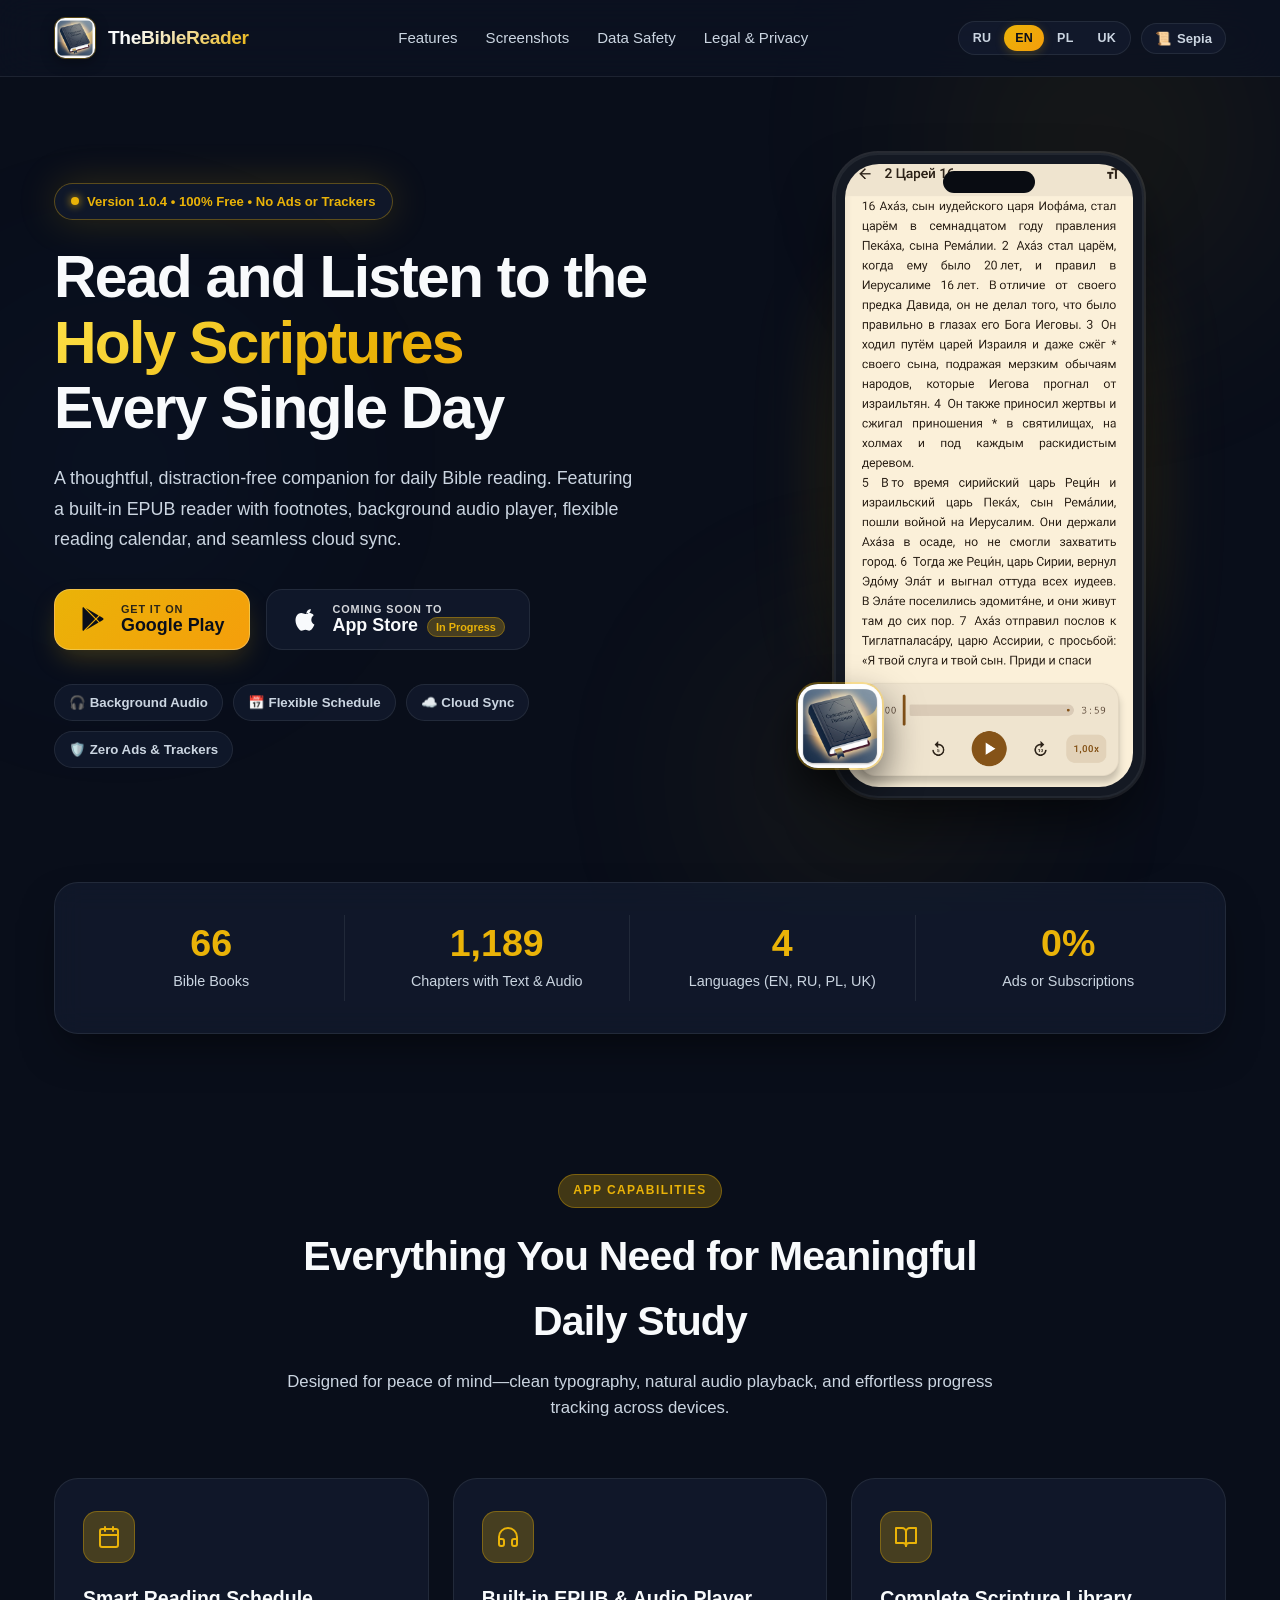
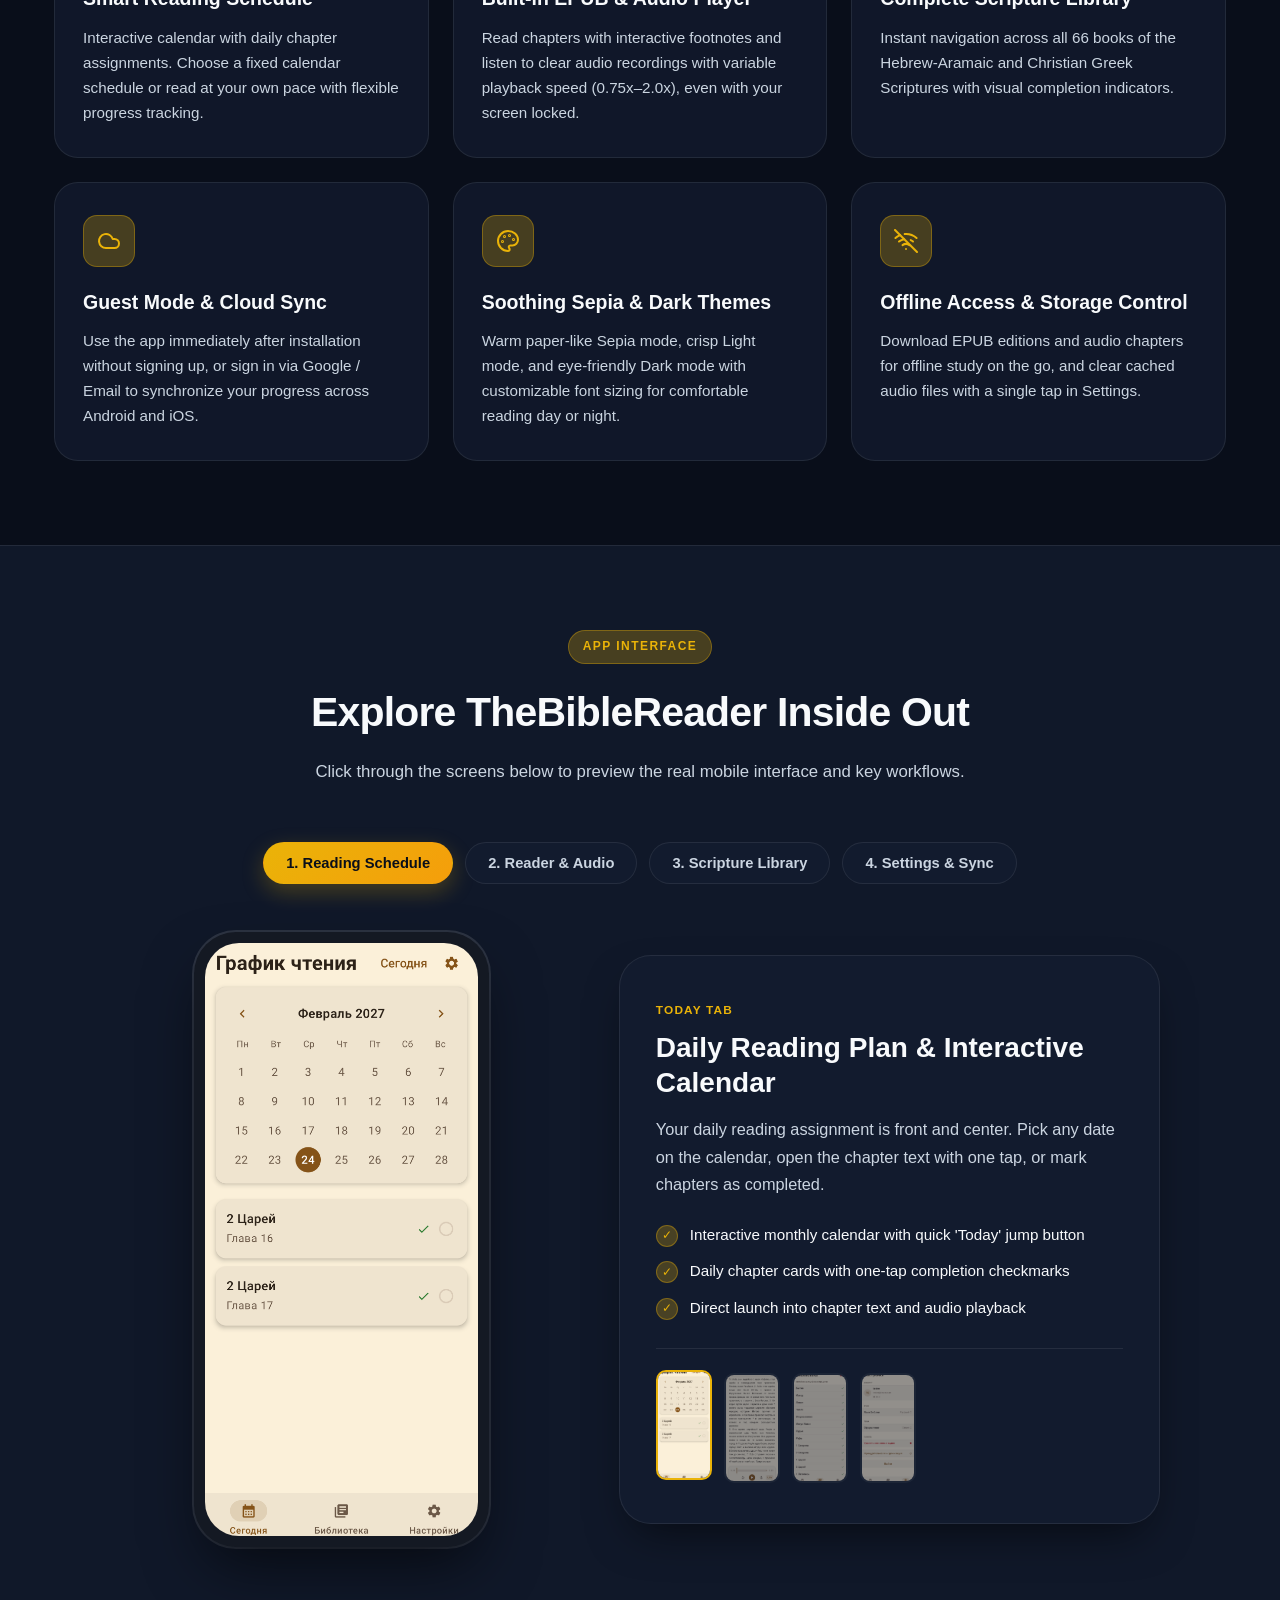
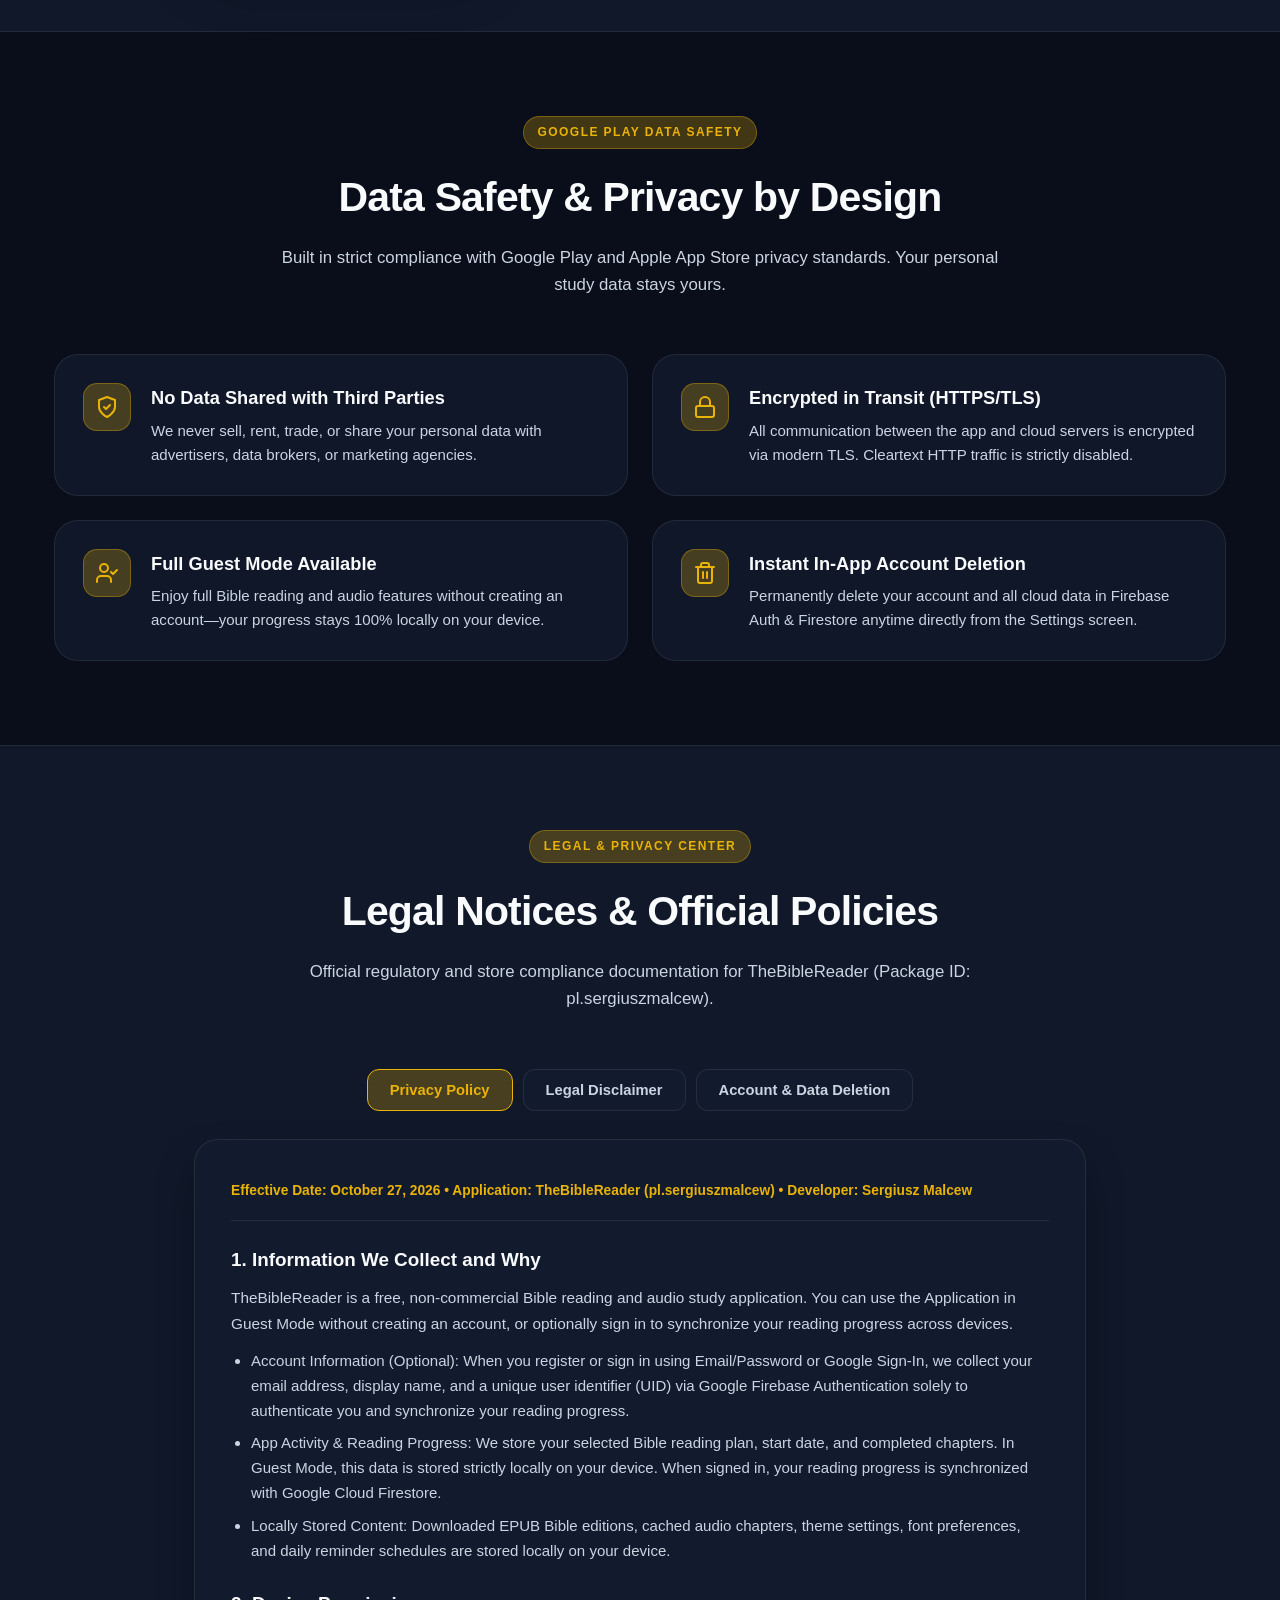
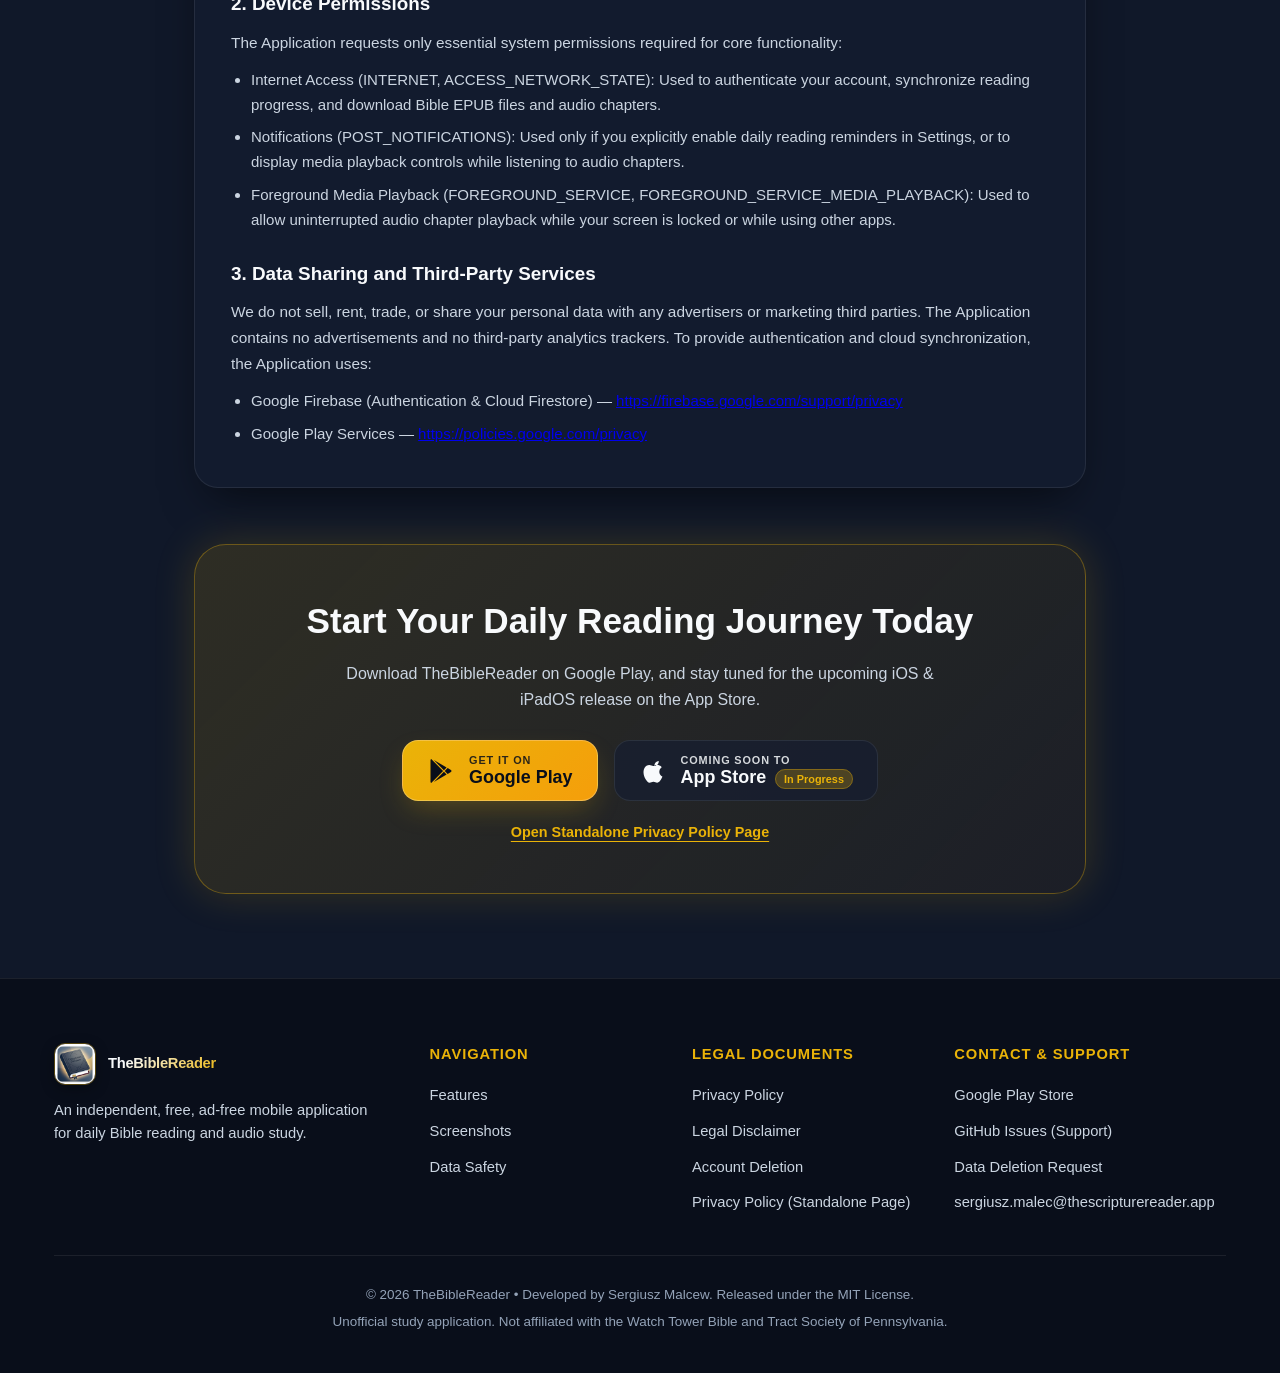
<file: index.html>
<!DOCTYPE html>
<html lang="ru">
<head>
  <meta charset="UTF-8" />
  <meta name="viewport" content="width=device-width, initial-scale=1.0" />
  <title>TheBibleReader — Ежедневное чтение и аудио Священного Писания</title>
  <meta name="description" content="Бесплатное приложение без рекламы для ежедневного чтения и прослушивания Библии по плану. Доступно на Android и скоро на iOS." />
  <meta property="og:title" content="TheBibleReader — Holy Scriptures Daily Reader & Audio" />
  <meta property="og:description" content="Read and listen to the Holy Scriptures every day. 100% Free, Ad-Free, Offline-Ready." />
  <meta property="og:image" content="assets/feature-graphic.jpg" />
  <link rel="icon" type="image/png" href="assets/icon.png" />
  <link rel="apple-touch-icon" href="assets/icon.png" />
  <link rel="stylesheet" href="css/styles.css" />
</head>
<body>
  <!-- Ambient Background Glow -->
  <div class="ambient-bg" aria-hidden="true">
    <div class="ambient-orb orb-1"></div>
    <div class="ambient-orb orb-2"></div>
    <div class="ambient-orb orb-3"></div>
  </div>

  <!-- Sticky Navigation Bar -->
  <header class="site-header">
    <div class="container nav-inner">
      <a href="#" class="brand">
        <img src="assets/icon.png" alt="TheBibleReader Icon" class="brand-icon" />
        <span class="brand-title">TheBibleReader</span>
      </a>

      <ul class="nav-links">
        <li><a href="#features" id="nav-features">Возможности</a></li>
        <li><a href="#screenshots" id="nav-screenshots">Экраны</a></li>
        <li><a href="#safety" id="nav-safety">Безопасность данных</a></li>
        <li><a href="#legal" id="nav-legal">Правовая информация</a></li>
      </ul>

      <div class="nav-controls">
        <div class="lang-switcher" role="group" aria-label="Language switcher">
          <button type="button" class="lang-btn active" data-lang="ru">RU</button>
          <button type="button" class="lang-btn" data-lang="en">EN</button>
          <button type="button" class="lang-btn" data-lang="pl">PL</button>
          <button type="button" class="lang-btn" data-lang="uk">UK</button>
        </div>

        <button type="button" class="theme-toggle" id="theme-toggle-btn" title="Switch Theme">
          <span>📜</span> <span>Сепия</span>
        </button>
      </div>
    </div>
  </header>

  <!-- Hero Section -->
  <main>
    <section class="hero">
      <div class="container hero-grid">
        <div class="hero-content reveal visible">
          <div class="hero-badge">
            <span class="badge-dot"></span>
            <span id="hero-badge-text">Версия 1.0.4 • 100% Бесплатно • Без рекламы</span>
          </div>

          <h1 class="hero-title">
            <span id="hero-title-start">Читайте и слушайте</span>
            <span class="hero-title-highlight" id="hero-title-highlight">Священное Писание</span>
            <span id="hero-title-end">каждый день</span>
          </h1>

          <p class="hero-subtitle" id="hero-subtitle">
            Минималистичное и продуманное приложение для личного изучения Библии по плану. Встроенная читалка EPUB со сносками, фоновый аудиоплеер, гибкий календарь и облачная синхронизация.
          </p>

          <div class="store-buttons">
            <!-- Google Play Button -->
            <a
              href="https://play.google.com/store/apps/details?id=pl.sergiuszmalcew"
              target="_blank"
              rel="noopener noreferrer"
              class="store-btn store-btn-primary"
            >
              <svg class="store-icon" viewBox="0 0 24 24" fill="currentColor">
                <path d="M3.609 1.814L13.792 12 3.61 22.186a.996.996 0 0 1-.61-.92V2.734a1 1 0 0 1 .609-.92zm10.89 10.893l2.302 2.302-10.937 6.333 8.635-8.635zm3.199-3.198l2.807 1.626a1 1 0 0 1 0 1.73l-2.808 1.626L15.206 12l2.492-2.491zM5.864 2.658L16.8 8.99l-2.302 2.302-8.634-8.634z"/>
              </svg>
              <div class="store-text">
                <span class="store-sub" id="gp-sub-1">ДОСТУПНО В</span>
                <span class="store-main" id="gp-main-1">Google Play</span>
              </div>
            </a>

            <!-- Apple App Store Button (Coming Soon) -->
            <a
              href="#download"
              class="store-btn store-btn-secondary"
              aria-label="App Store Coming Soon"
            >
              <svg class="store-icon" viewBox="0 0 24 24" fill="currentColor">
                <path d="M18.71 19.5c-.83 1.24-1.71 2.45-3.05 2.47-1.34.03-1.77-.79-3.29-.79-1.53 0-2 .77-3.27.82-1.31.05-2.3-1.32-3.14-2.53C4.25 17 2.94 12.45 4.7 9.39c.87-1.52 2.43-2.48 4.12-2.51 1.28-.02 2.5.87 3.29.87.78 0 2.26-1.07 3.81-.91.65.03 2.47.26 3.64 1.98-.09.06-2.17 1.28-2.15 3.81.03 3.02 2.65 4.03 2.68 4.04-.03.07-.42 1.44-1.38 2.83M15.97 6.33c.64-.78 1.08-1.86.96-2.94-.93.04-2.06.62-2.72 1.4-.58.68-1.1 1.79-.96 2.84 1.04.08 2.08-.52 2.72-1.3z"/>
              </svg>
              <div class="store-text">
                <span class="store-sub" id="as-sub-1">СКОРО В</span>
                <span class="store-main">
                  <span id="as-main-1">App Store</span>
                  <span class="coming-soon-Tag" id="as-badge-1">В разработке</span>
                </span>
              </div>
            </a>
          </div>

          <div class="hero-pills">
            <span class="hero-pill" id="pill-audio">🎧 Фоновое аудио</span>
            <span class="hero-pill" id="pill-schedule">📅 Гибкий график</span>
            <span class="hero-pill" id="pill-sync">☁️ Облачный бекап</span>
            <span class="hero-pill" id="pill-privacy">🛡️ Без рекламы и трекеров</span>
          </div>
        </div>

        <div class="hero-visual reveal visible">
          <div class="phone-stage">
            <div class="phone-glow"></div>
            <img src="assets/icon.png" alt="Holy Scriptures Icon" class="floating-app-icon" />
            <div class="phone-frame">
              <div class="phone-notch"></div>
              <div class="phone-screen">
                <img src="assets/screenshots/1.png" alt="TheBibleReader App Screen" />
              </div>
            </div>
          </div>
        </div>
      </div>
    </section>

    <!-- Key Statistics Ribbon -->
    <section class="stats-section">
      <div class="container">
        <div class="stats-grid reveal">
          <div class="stat-card">
            <div class="stat-value" id="stat-books-val">66</div>
            <div class="stat-label" id="stat-books-lbl">Книг Писания</div>
          </div>
          <div class="stat-card">
            <div class="stat-value" id="stat-chapters-val">1 189</div>
            <div class="stat-label" id="stat-chapters-lbl">Глав с текстом и аудио</div>
          </div>
          <div class="stat-card">
            <div class="stat-value" id="stat-langs-val">4</div>
            <div class="stat-label" id="stat-langs-lbl">Языка (RU, EN, PL, UK)</div>
          </div>
          <div class="stat-card">
            <div class="stat-value" id="stat-ads-val">0%</div>
            <div class="stat-label" id="stat-ads-lbl">Рекламы и платных подписок</div>
          </div>
        </div>
      </div>
    </section>

    <!-- Features Grid Section -->
    <section class="section" id="features">
      <div class="container">
        <div class="section-header reveal">
          <span class="section-badge" id="features-badge">ВОЗМОЖНОСТИ ПРИЛОЖЕНИЯ</span>
          <h2 class="section-title" id="features-title">Всё необходимое для вдумчивого ежедневного чтения</h2>
          <p class="section-subtitle" id="features-subtitle">
            Никаких отвлекающих элементов — только чистый текст, живое аудио и удобное отслеживание личного прогресса.
          </p>
        </div>

        <div class="features-grid reveal" id="features-grid">
          <!-- Populated dynamically by js/app.js -->
        </div>
      </div>
    </section>

    <!-- Interactive Screenshot Showcase Section -->
    <section class="section showcase-section" id="screenshots">
      <div class="container">
        <div class="section-header reveal">
          <span class="section-badge" id="showcase-badge">ИНТЕРФЕЙС ПРИЛОЖЕНИЯ</span>
          <h2 class="section-title" id="showcase-title">Посмотрите, как устроен TheBibleReader</h2>
          <p class="section-subtitle" id="showcase-subtitle">
            Переключайтесь между экранами ниже, чтобы детально рассмотреть каждую вкладку мобильного приложения.
          </p>
        </div>

        <div class="showcase-tabs reveal" id="showcase-tabs">
          <!-- Populated by js/app.js -->
        </div>

        <div class="showcase-body reveal">
          <div class="showcase-phone-wrap">
            <div class="showcase-phone">
              <div class="phone-screen">
                <img id="showcase-screen-img" src="assets/screenshots/4.png" alt="App Screenshot" />
              </div>
            </div>
          </div>

          <div class="showcase-info">
            <span class="showcase-tag" id="showcase-panel-tag">ВКЛАДКА «СЕГОДНЯ»</span>
            <h3 class="showcase-panel-title" id="showcase-panel-title">Ежедневный план и интерактивный календарь</h3>
            <p class="showcase-panel-desc" id="showcase-panel-desc"></p>
            <ul class="showcase-bullets" id="showcase-bullets"></ul>
            <div class="showcase-thumbs" id="showcase-thumbs"></div>
          </div>
        </div>
      </div>
    </section>

    <!-- Google Play Data Safety Section -->
    <section class="section" id="safety">
      <div class="container">
        <div class="section-header reveal">
          <span class="section-badge" id="safety-badge">GOOGLE PLAY DATA SAFETY</span>
          <h2 class="section-title" id="safety-title">Безопасность данных и приватность</h2>
          <p class="section-subtitle" id="safety-subtitle">
            Мы придерживаемся строгих стандартов конфиденциальности Google Play и Apple App Store. Ваши данные принадлежат только вам.
          </p>
        </div>

        <div class="safety-grid reveal" id="safety-grid">
          <!-- Populated by js/app.js -->
        </div>
      </div>
    </section>

    <!-- Legal & Privacy Center -->
    <section class="section legal-section" id="legal">
      <div class="container legal-container">
        <div class="section-header reveal">
          <span class="section-badge" id="legal-badge">ЮРИДИЧЕСКИЙ ЦЕНТР</span>
          <h2 class="section-title" id="legal-title">Правовая информация и политики</h2>
          <p class="section-subtitle" id="legal-subtitle">
            Официальная документация приложения TheBibleReader (ID пакета: pl.sergiuszmalcew), опубликованная для пользователей и магазинов приложений.
          </p>
        </div>

        <div class="legal-tabs reveal" role="tablist">
          <button type="button" class="legal-tab-btn active" data-legal-tab="privacy">
            Политика конфиденциальности
          </button>
          <button type="button" class="legal-tab-btn" data-legal-tab="disclaimer">
            Отказ от ответственности (Disclaimer)
          </button>
          <button type="button" class="legal-tab-btn" data-legal-tab="deletion">
            Удаление аккаунта и данных
          </button>
        </div>

        <div class="legal-box reveal" id="legal-content-box">
          <!-- Populated by js/app.js -->
        </div>

        <!-- Bottom Download CTA Banner -->
        <div class="cta-banner reveal" id="download">
          <h2 id="cta-title">Начните ежедневное чтение уже сегодня</h2>
          <p id="cta-subtitle">
            Скачайте TheBibleReader в Google Play или следите за выходом версии для iOS и iPadOS в App Store.
          </p>

          <div class="store-buttons">
            <a
              href="https://play.google.com/store/apps/details?id=pl.sergiuszmalcew"
              target="_blank"
              rel="noopener noreferrer"
              class="store-btn store-btn-primary"
            >
              <svg class="store-icon" viewBox="0 0 24 24" fill="currentColor">
                <path d="M3.609 1.814L13.792 12 3.61 22.186a.996.996 0 0 1-.61-.92V2.734a1 1 0 0 1 .609-.92zm10.89 10.893l2.302 2.302-10.937 6.333 8.635-8.635zm3.199-3.198l2.807 1.626a1 1 0 0 1 0 1.73l-2.808 1.626L15.206 12l2.492-2.491zM5.864 2.658L16.8 8.99l-2.302 2.302-8.634-8.634z"/>
              </svg>
              <div class="store-text">
                <span class="store-sub" id="gp-sub-2">ДОСТУПНО В</span>
                <span class="store-main" id="gp-main-2">Google Play</span>
              </div>
            </a>

            <a href="#download" class="store-btn store-btn-secondary">
              <svg class="store-icon" viewBox="0 0 24 24" fill="currentColor">
                <path d="M18.71 19.5c-.83 1.24-1.71 2.45-3.05 2.47-1.34.03-1.77-.79-3.29-.79-1.53 0-2 .77-3.27.82-1.31.05-2.3-1.32-3.14-2.53C4.25 17 2.94 12.45 4.7 9.39c.87-1.52 2.43-2.48 4.12-2.51 1.28-.02 2.5.87 3.29.87.78 0 2.26-1.07 3.81-.91.65.03 2.47.26 3.64 1.98-.09.06-2.17 1.28-2.15 3.81.03 3.02 2.65 4.03 2.68 4.04-.03.07-.42 1.44-1.38 2.83M15.97 6.33c.64-.78 1.08-1.86.96-2.94-.93.04-2.06.62-2.72 1.4-.58.68-1.1 1.79-.96 2.84 1.04.08 2.08-.52 2.72-1.3z"/>
              </svg>
              <div class="store-text">
                <span class="store-sub" id="as-sub-2">СКОРО В</span>
                <span class="store-main">
                  <span id="as-main-2">App Store</span>
                  <span class="coming-soon-Tag" id="as-badge-2">В разработке</span>
                </span>
              </div>
            </a>
          </div>

          <a href="privacy.html" class="standalone-link" id="cta-standalone-privacy">
            Открыть отдельную страницу Privacy Policy
          </a>
        </div>
      </div>
    </section>
  </main>

  <!-- Footer -->
  <footer class="site-footer">
    <div class="container">
      <div class="footer-grid">
        <div class="footer-col">
          <a href="#" class="brand">
            <img src="assets/icon.png" alt="TheBibleReader" class="brand-icon" />
            <span class="brand-title">TheBibleReader</span>
          </a>
          <p class="footer-desc" id="footer-desc">
            Независимое бесплатное приложение для ежедневного чтения и прослушивания Священного Писания.
          </p>
        </div>

        <div class="footer-col">
          <h4 id="footer-links-title">Навигация</h4>
          <ul>
            <li><a href="#features" id="footer-nav-features">Возможности</a></li>
            <li><a href="#screenshots" id="footer-nav-screenshots">Экраны</a></li>
            <li><a href="#safety" id="footer-nav-safety">Безопасность данных</a></li>
          </ul>
        </div>

        <div class="footer-col">
          <h4 id="footer-legal-title">Документы</h4>
          <ul>
            <li><a href="#privacy" data-open-legal="privacy" id="footer-link-privacy">Политика конфиденциальности</a></li>
            <li><a href="#disclaimer" data-open-legal="disclaimer" id="footer-link-disclaimer">Отказ от ответственности</a></li>
            <li><a href="#delete-account" data-open-legal="deletion" id="footer-link-deletion">Удаление аккаунта</a></li>
            <li><a href="privacy.html" id="footer-link-standalone">Privacy Policy (Отдельная страница)</a></li>
          </ul>
        </div>

        <div class="footer-col">
          <h4 id="footer-contact-title">Контакты и поддержка</h4>
          <ul>
            <li><a href="https://play.google.com/store/apps/details?id=pl.sergiuszmalcew" target="_blank" rel="noopener noreferrer" id="footer-contact-play">Google Play Store</a></li>
            <li><a href="https://github.com/Takeso-user/thebiblereader-privacy/issues" target="_blank" rel="noopener noreferrer" id="footer-contact-issues">GitHub Issues (Поддержка)</a></li>
            <li><a href="mailto:sergiusz.malec@thescripturereader.app?subject=Account%20Deletion%20Request" id="footer-contact-delete">Запрос на удаление данных</a></li>
            <li><a href="mailto:sergiusz.malec@thescripturereader.app" id="footer-contact-email">sergiusz.malec@thescripturereader.app</a></li>
          </ul>
        </div>
      </div>

      <div class="footer-bottom">
        <p id="footer-copyright">© 2026 TheBibleReader • Разработчик: Sergiusz Malcew. Распространяется по лицензии MIT.</p>
        <p id="footer-non-affiliation">Неофициальное приложение для личного изучения. Не связано с Watch Tower Bible and Tract Society of Pennsylvania.</p>
      </div>
    </div>
  </footer>

  <script src="js/translations.js"></script>
  <script src="js/app.js"></script>
</body>
</html>
</file>
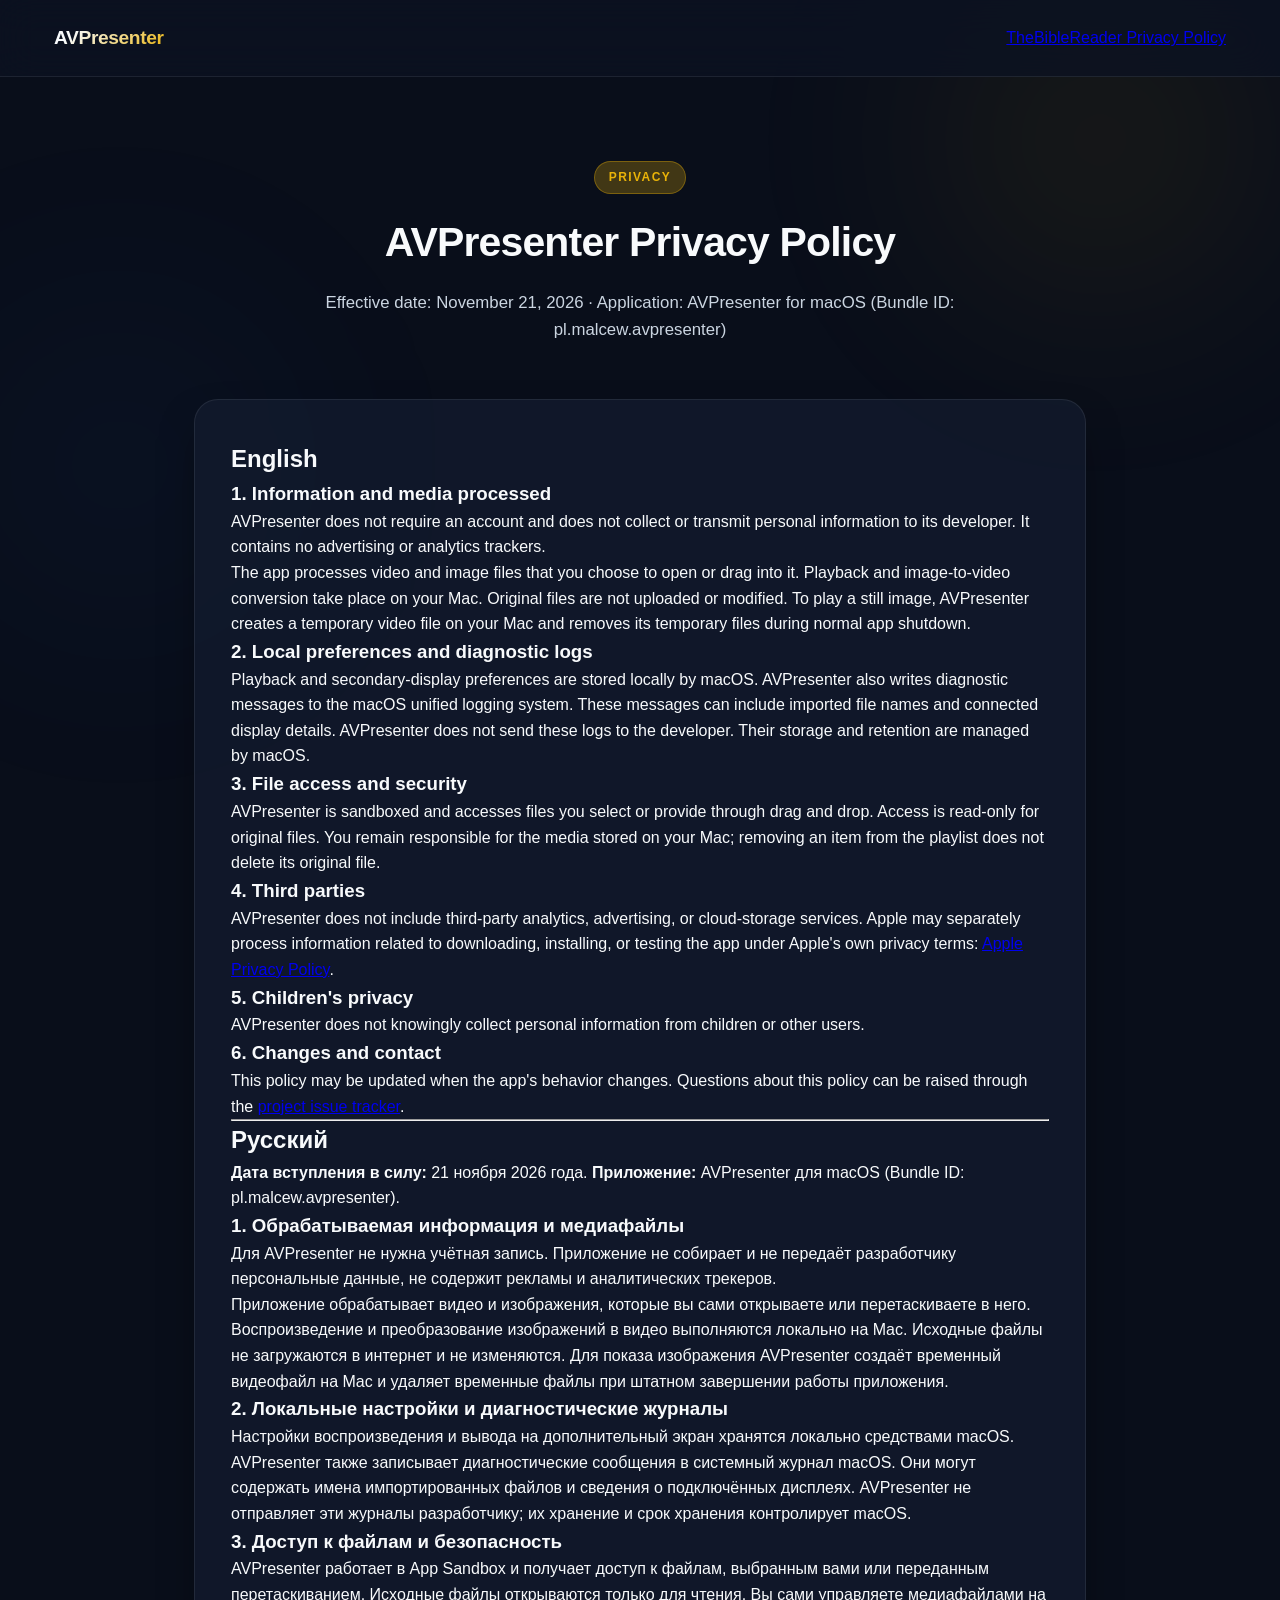
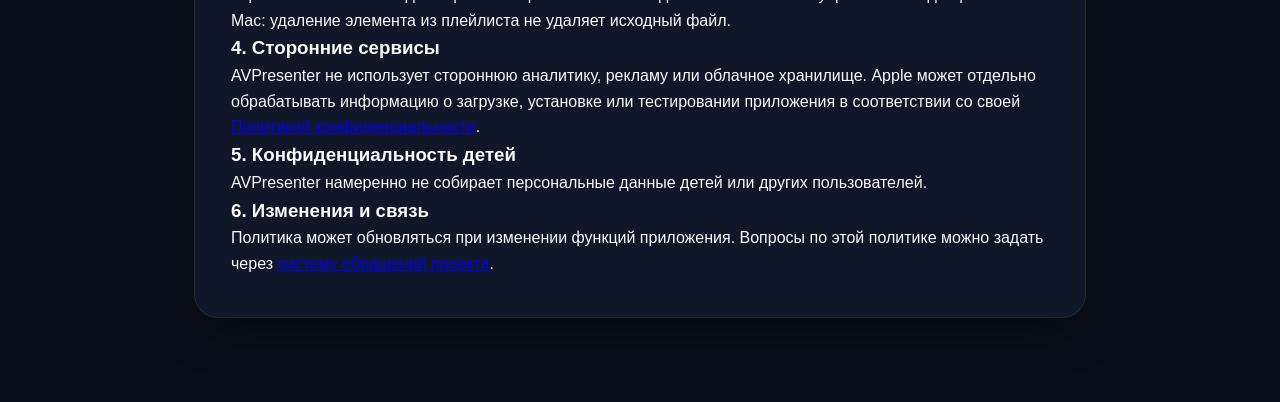
<file: avpresenter-privacy.html>
<!DOCTYPE html>
<html lang="en">
<head>
  <meta charset="UTF-8" />
  <meta name="viewport" content="width=device-width, initial-scale=1.0" />
  <meta name="description" content="Privacy Policy for AVPresenter for macOS." />
  <title>AVPresenter — Privacy Policy</title>
  <link rel="stylesheet" href="css/styles.css" />
</head>
<body>
  <div class="ambient-bg" aria-hidden="true">
    <div class="ambient-orb orb-1"></div>
    <div class="ambient-orb orb-2"></div>
  </div>

  <header class="site-header">
    <div class="container nav-inner">
      <a href="#top" class="brand">
        <span class="brand-title">AVPresenter</span>
      </a>
      <a href="privacy.html" class="nav-links">TheBibleReader Privacy Policy</a>
    </div>
  </header>

  <main id="top" class="section">
    <div class="container legal-container">
      <div class="section-header">
        <span class="section-badge">PRIVACY</span>
        <h1 class="section-title">AVPresenter Privacy Policy</h1>
        <p class="section-subtitle">
          Effective date: November 21, 2026 · Application: AVPresenter for macOS
          (Bundle ID: pl.malcew.avpresenter)
        </p>
      </div>

      <article class="legal-box">
        <h2>English</h2>

        <h3>1. Information and media processed</h3>
        <p>
          AVPresenter does not require an account and does not collect or transmit
          personal information to its developer. It contains no advertising or
          analytics trackers.
        </p>
        <p>
          The app processes video and image files that you choose to open or
          drag into it. Playback and image-to-video conversion take place on your
          Mac. Original files are not uploaded or modified. To play a still
          image, AVPresenter creates a temporary video file on your Mac and
          removes its temporary files during normal app shutdown.
        </p>

        <h3>2. Local preferences and diagnostic logs</h3>
        <p>
          Playback and secondary-display preferences are stored locally by
          macOS. AVPresenter also writes diagnostic messages to the macOS
          unified logging system. These messages can include imported file
          names and connected display details. AVPresenter does not send these
          logs to the developer. Their storage and retention are managed by
          macOS.
        </p>

        <h3>3. File access and security</h3>
        <p>
          AVPresenter is sandboxed and accesses files you select or provide
          through drag and drop. Access is read-only for original files. You
          remain responsible for the media stored on your Mac; removing an item
          from the playlist does not delete its original file.
        </p>

        <h3>4. Third parties</h3>
        <p>
          AVPresenter does not include third-party analytics, advertising, or
          cloud-storage services. Apple may separately process information
          related to downloading, installing, or testing the app under Apple's
          own privacy terms:
          <a href="https://www.apple.com/legal/privacy/">Apple Privacy Policy</a>.
        </p>

        <h3>5. Children's privacy</h3>
        <p>
          AVPresenter does not knowingly collect personal information from
          children or other users.
        </p>

        <h3>6. Changes and contact</h3>
        <p>
          This policy may be updated when the app's behavior changes. Questions
          about this policy can be raised through the
          <a href="https://github.com/Takeso-user/thebiblereader-privacy/issues">
            project issue tracker</a>.
        </p>

        <hr />

        <h2 lang="ru">Русский</h2>
        <p>
          <strong>Дата вступления в силу:</strong> 21 ноября 2026 года.
          <strong>Приложение:</strong> AVPresenter для macOS
          (Bundle ID: pl.malcew.avpresenter).
        </p>

        <h3>1. Обрабатываемая информация и медиафайлы</h3>
        <p>
          Для AVPresenter не нужна учётная запись. Приложение не собирает и не
          передаёт разработчику персональные данные, не содержит рекламы и
          аналитических трекеров.
        </p>
        <p>
          Приложение обрабатывает видео и изображения, которые вы сами
          открываете или перетаскиваете в него. Воспроизведение и преобразование
          изображений в видео выполняются локально на Mac. Исходные файлы не
          загружаются в интернет и не изменяются. Для показа изображения
          AVPresenter создаёт временный видеофайл на Mac и удаляет временные
          файлы при штатном завершении работы приложения.
        </p>

        <h3>2. Локальные настройки и диагностические журналы</h3>
        <p>
          Настройки воспроизведения и вывода на дополнительный экран хранятся
          локально средствами macOS. AVPresenter также записывает диагностические
          сообщения в системный журнал macOS. Они могут содержать имена
          импортированных файлов и сведения о подключённых дисплеях.
          AVPresenter не отправляет эти журналы разработчику; их хранение и срок
          хранения контролирует macOS.
        </p>

        <h3>3. Доступ к файлам и безопасность</h3>
        <p>
          AVPresenter работает в App Sandbox и получает доступ к файлам,
          выбранным вами или переданным перетаскиванием. Исходные файлы
          открываются только для чтения. Вы сами управляете медиафайлами на Mac:
          удаление элемента из плейлиста не удаляет исходный файл.
        </p>

        <h3>4. Сторонние сервисы</h3>
        <p>
          AVPresenter не использует стороннюю аналитику, рекламу или облачное
          хранилище. Apple может отдельно обрабатывать информацию о загрузке,
          установке или тестировании приложения в соответствии со своей
          <a href="https://www.apple.com/legal/privacy/">Политикой конфиденциальности</a>.
        </p>

        <h3>5. Конфиденциальность детей</h3>
        <p>
          AVPresenter намеренно не собирает персональные данные детей или других
          пользователей.
        </p>

        <h3>6. Изменения и связь</h3>
        <p>
          Политика может обновляться при изменении функций приложения. Вопросы
          по этой политике можно задать через
          <a href="https://github.com/Takeso-user/thebiblereader-privacy/issues">
            систему обращений проекта</a>.
        </p>
      </article>
    </div>
  </main>
</body>
</html>
</file>
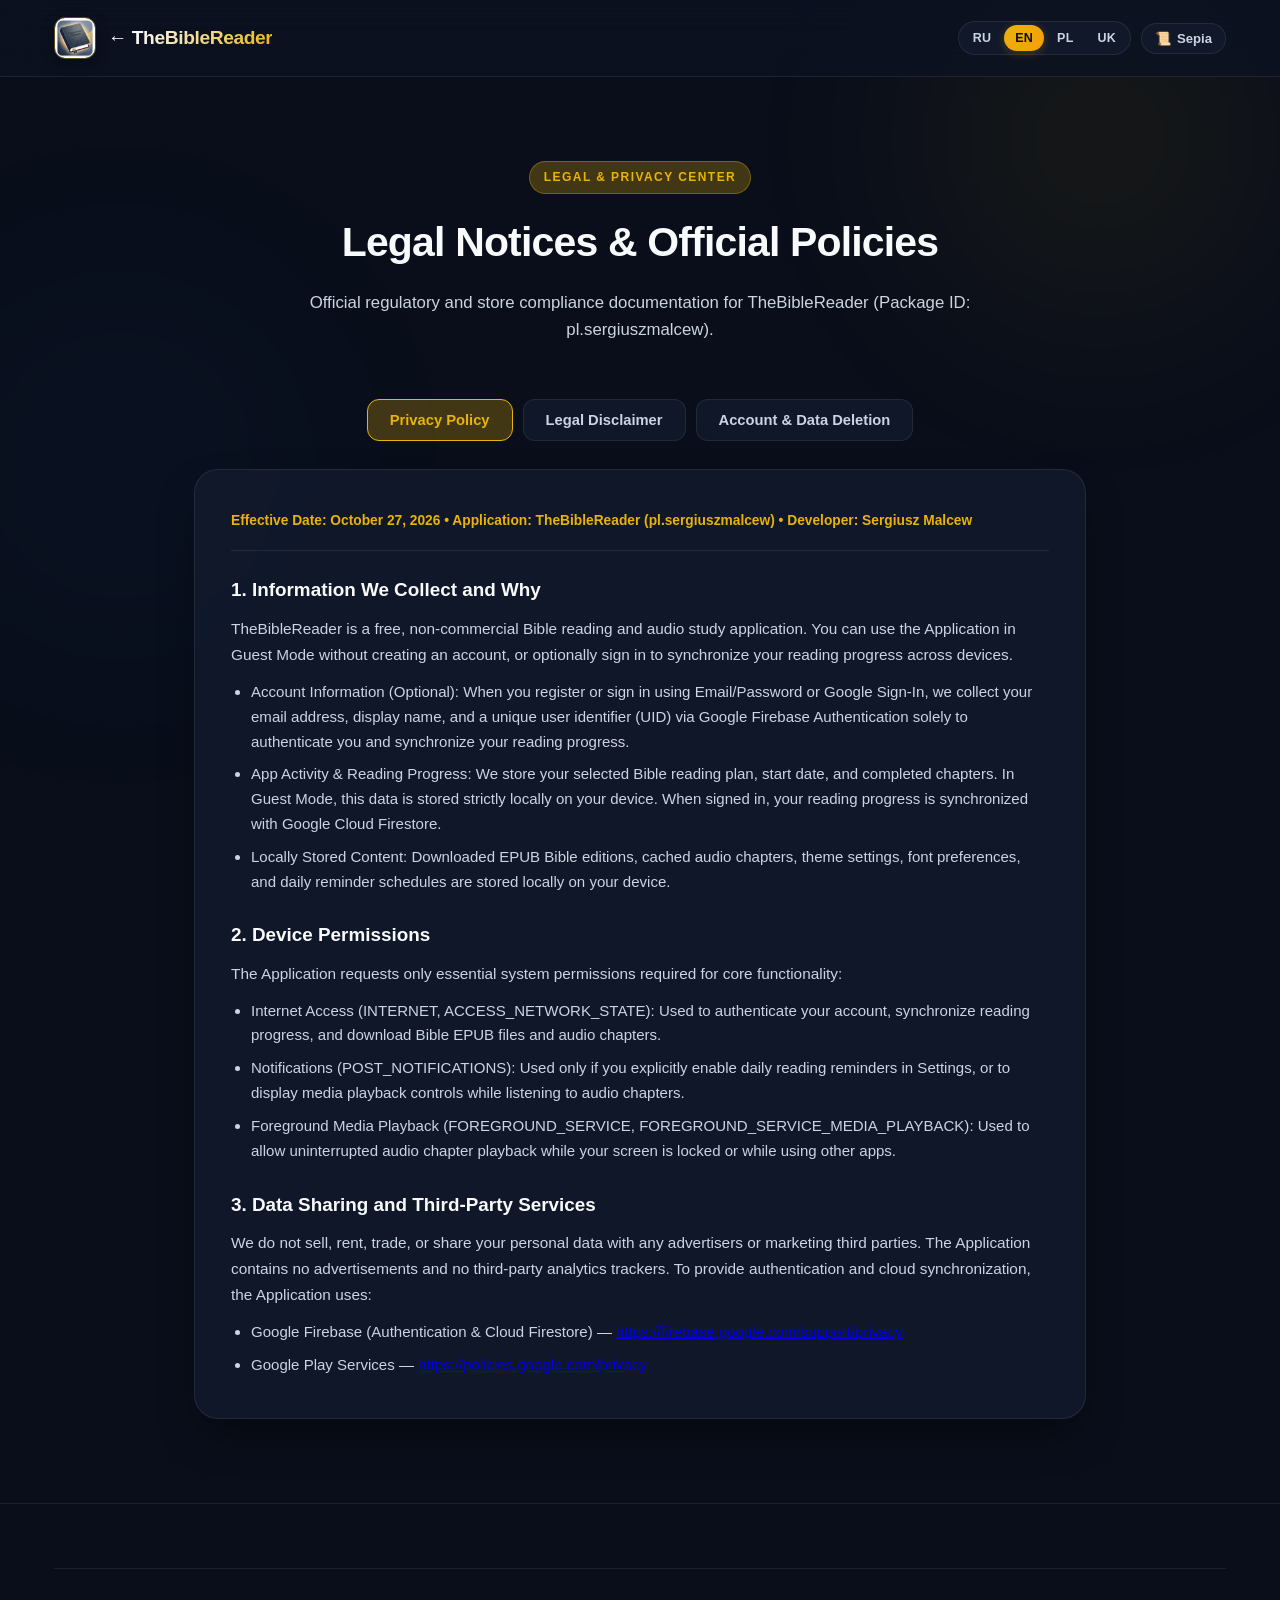
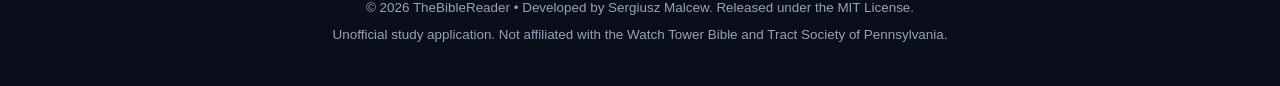
<file: privacy.html>
<!DOCTYPE html>
<html lang="en">
<head>
  <meta charset="UTF-8" />
  <meta name="viewport" content="width=device-width, initial-scale=1.0" />
  <title>Privacy Policy & Legal — TheBibleReader</title>
  <link rel="icon" type="image/png" href="assets/icon.png" />
  <link rel="stylesheet" href="css/styles.css" />
</head>
<body>
  <div class="ambient-bg" aria-hidden="true">
    <div class="ambient-orb orb-1"></div>
    <div class="ambient-orb orb-2"></div>
  </div>

  <header class="site-header">
    <div class="container nav-inner">
      <a href="index.html" class="brand">
        <img src="assets/icon.png" alt="TheBibleReader Icon" class="brand-icon" />
        <span class="brand-title">← TheBibleReader</span>
      </a>

      <div class="nav-controls">
        <div class="lang-switcher" role="group" aria-label="Language switcher">
          <button type="button" class="lang-btn" data-lang="ru">RU</button>
          <button type="button" class="lang-btn active" data-lang="en">EN</button>
          <button type="button" class="lang-btn" data-lang="pl">PL</button>
          <button type="button" class="lang-btn" data-lang="uk">UK</button>
        </div>
        <button type="button" class="theme-toggle" id="theme-toggle-btn">
          <span>📜</span> <span>Sepia</span>
        </button>
      </div>
    </div>
  </header>

  <main class="section">
    <div class="container legal-container">
      <div class="section-header">
        <span class="section-badge" id="legal-badge">LEGAL & PRIVACY CENTER</span>
        <h1 class="section-title" id="legal-title">Privacy Policy & Legal Notices</h1>
        <p class="section-subtitle" id="legal-subtitle">
          Official regulatory and store compliance documentation for TheBibleReader (Package ID: pl.sergiuszmalcew).
        </p>
      </div>

      <div class="legal-tabs" role="tablist">
        <button type="button" class="legal-tab-btn active" data-legal-tab="privacy">Privacy Policy</button>
        <button type="button" class="legal-tab-btn" data-legal-tab="disclaimer">Legal Disclaimer</button>
        <button type="button" class="legal-tab-btn" data-legal-tab="deletion">Account & Data Deletion</button>
      </div>

      <div class="legal-box" id="legal-content-box"></div>
    </div>
  </main>

  <footer class="site-footer">
    <div class="container">
      <div class="footer-bottom">
        <p id="footer-copyright">© 2026 TheBibleReader • Developed by Sergiusz Malcew (<a href="mailto:sergiusz.malec@thescripturereader.app">sergiusz.malec@thescripturereader.app</a>). Released under the MIT License.</p>
        <p id="footer-non-affiliation">Unofficial study application. Not affiliated with the Watch Tower Bible and Tract Society of Pennsylvania.</p>
      </div>
    </div>
  </footer>

  <script src="js/translations.js"></script>
  <script src="js/app.js"></script>
</body>
</html>
</file>
<file: css/styles.css>
/* ==========================================================================
   TheBibleReader — Official Showcase & Legal Portal Stylesheet
   Themes:
     1. Dark Navy & Radiant Gold (Default — inspired by App Icon & Feature Graphic)
     2. Warm Sepia Parchment (Light mode — inspired by the in-app Sepia reader)
   ========================================================================== */

:root {
  /* Default: Dark Navy & Gold Theme */
  --bg-primary: #090e1a;
  --bg-secondary: #101829;
  --bg-elevated: rgba(22, 32, 54, 0.72);
  --bg-card: rgba(20, 30, 50, 0.65);
  --bg-card-hover: rgba(30, 44, 72, 0.85);
  --bg-glass: rgba(12, 19, 34, 0.78);

  --text-primary: #f8fafc;
  --text-secondary: #cbd5e1;
  --text-muted: #94a3b8;

  --accent-gold: #eab308;
  --accent-gold-light: #fde047;
  --accent-amber: #f59e0b;
  --accent-bronze: #d97706;
  --accent-glow: rgba(234, 179, 8, 0.25);

  --border-subtle: rgba(255, 255, 255, 0.08);
  --border-accent: rgba(234, 179, 8, 0.35);

  --shadow-card: 0 20px 45px -15px rgba(0, 0, 0, 0.6);
  --shadow-glow: 0 0 40px rgba(234, 179, 8, 0.18);

  --radius-sm: 10px;
  --radius-md: 16px;
  --radius-lg: 24px;
  --radius-xl: 32px;

  --transition-fast: 0.2s cubic-bezier(0.16, 1, 0.3, 1);
  --transition-smooth: 0.45s cubic-bezier(0.16, 1, 0.3, 1);
}

/* Warm Sepia Parchment Theme (matches the app's Sepia reading mode) */
[data-theme="sepia"] {
  --bg-primary: #f6eedc;
  --bg-secondary: #ede0c8;
  --bg-elevated: rgba(255, 250, 240, 0.88);
  --bg-card: rgba(251, 245, 232, 0.85);
  --bg-card-hover: rgba(255, 252, 245, 0.98);
  --bg-glass: rgba(246, 238, 220, 0.86);

  --text-primary: #291c10;
  --text-secondary: #4e3824;
  --text-muted: #7a5f45;

  --accent-gold: #8b5a2b;
  --accent-gold-light: #a46b35;
  --accent-amber: #75461b;
  --accent-bronze: #5c3412;
  --accent-glow: rgba(139, 90, 43, 0.16);

  --border-subtle: rgba(120, 82, 45, 0.16);
  --border-accent: rgba(139, 90, 43, 0.42);

  --shadow-card: 0 18px 40px -15px rgba(78, 56, 36, 0.14);
  --shadow-glow: 0 0 36px rgba(139, 90, 43, 0.14);
}

* {
  box-sizing: border-box;
  margin: 0;
  padding: 0;
}

html {
  scroll-behavior: smooth;
  font-size: 16px;
}

body {
  font-family: -apple-system, BlinkMacSystemFont, "Inter", "SF Pro Display", "Segoe UI", Roboto, sans-serif;
  background-color: var(--bg-primary);
  color: var(--text-primary);
  line-height: 1.6;
  overflow-x: hidden;
  transition: background-color 0.35s ease, color 0.35s ease;
  position: relative;
}

/* Ambient Background Glow Orbs */
.ambient-bg {
  position: fixed;
  inset: 0;
  pointer-events: none;
  z-index: 0;
  overflow: hidden;
}

.ambient-orb {
  position: absolute;
  border-radius: 50%;
  filter: blur(110px);
  opacity: 0.45;
  animation: floatOrb 18s ease-in-out infinite alternate;
}

.orb-1 {
  width: 520px;
  height: 520px;
  background: radial-gradient(circle, var(--accent-glow), transparent 70%);
  top: -120px;
  right: -80px;
}

.orb-2 {
  width: 600px;
  height: 600px;
  background: radial-gradient(circle, rgba(59, 130, 246, 0.12), transparent 70%);
  bottom: 15%;
  left: -180px;
  animation-delay: -7s;
}

.orb-3 {
  width: 440px;
  height: 440px;
  background: radial-gradient(circle, var(--accent-glow), transparent 70%);
  bottom: -100px;
  right: 15%;
  animation-delay: -12s;
}

@keyframes floatOrb {
  0% {
    transform: translate(0, 0) scale(1);
  }
  100% {
    transform: translate(30px, -40px) scale(1.08);
  }
}

.container {
  max-width: 1220px;
  margin: 0 auto;
  padding: 0 24px;
  position: relative;
  z-index: 1;
}

/* ==========================================================================
   Sticky Header & Navigation
   ========================================================================== */
.site-header {
  position: sticky;
  top: 0;
  z-index: 100;
  background: var(--bg-glass);
  backdrop-filter: blur(18px);
  -webkit-backdrop-filter: blur(18px);
  border-bottom: 1px solid var(--border-subtle);
  transition: all 0.3s ease;
}

.nav-inner {
  display: flex;
  align-items: center;
  justify-content: space-between;
  height: 76px;
  gap: 16px;
}

.brand {
  display: flex;
  align-items: center;
  gap: 12px;
  text-decoration: none;
  color: var(--text-primary);
  font-weight: 800;
  font-size: 1.2rem;
  letter-spacing: -0.02em;
}

.brand-icon {
  width: 42px;
  height: 42px;
  border-radius: 11px;
  box-shadow: 0 4px 14px rgba(0, 0, 0, 0.3);
  border: 1px solid var(--border-accent);
  transition: transform var(--transition-fast);
}

.brand:hover .brand-icon {
  transform: scale(1.06) rotate(-3deg);
}

.brand-title {
  background: linear-gradient(135deg, var(--text-primary) 20%, var(--accent-gold));
  -webkit-background-clip: text;
  -webkit-text-fill-color: transparent;
}

.nav-links {
  display: flex;
  align-items: center;
  gap: 28px;
  list-style: none;
}

.nav-links a {
  color: var(--text-secondary);
  text-decoration: none;
  font-size: 0.94rem;
  font-weight: 500;
  transition: color var(--transition-fast);
}

.nav-links a:hover {
  color: var(--accent-gold);
}

.nav-controls {
  display: flex;
  align-items: center;
  gap: 10px;
}

/* Language Switcher */
.lang-switcher {
  display: inline-flex;
  align-items: center;
  background: var(--bg-card);
  border: 1px solid var(--border-subtle);
  border-radius: 999px;
  padding: 3px;
  gap: 2px;
}

.lang-btn {
  border: none;
  background: transparent;
  color: var(--text-secondary);
  font-size: 0.78rem;
  font-weight: 700;
  padding: 6px 11px;
  border-radius: 999px;
  cursor: pointer;
  transition: all var(--transition-fast);
  letter-spacing: 0.02em;
}

.lang-btn:hover {
  color: var(--text-primary);
}

.lang-btn.active {
  background: linear-gradient(135deg, var(--accent-gold), var(--accent-amber));
  color: #090e1a;
  box-shadow: 0 2px 10px var(--accent-glow);
}

[data-theme="sepia"] .lang-btn.active {
  color: #ffffff;
}

/* Theme Toggle Button */
.theme-toggle {
  display: inline-flex;
  align-items: center;
  gap: 6px;
  background: var(--bg-card);
  border: 1px solid var(--border-subtle);
  color: var(--text-secondary);
  padding: 7px 13px;
  border-radius: 999px;
  font-size: 0.82rem;
  font-weight: 600;
  cursor: pointer;
  transition: all var(--transition-fast);
}

.theme-toggle:hover {
  border-color: var(--border-accent);
  color: var(--text-primary);
}

/* ==========================================================================
   Hero Section
   ========================================================================== */
.hero {
  padding: 76px 0 64px;
  position: relative;
}

.hero-grid {
  display: grid;
  grid-template-columns: 1.15fr 0.85fr;
  gap: 56px;
  align-items: center;
}

.hero-badge {
  display: inline-flex;
  align-items: center;
  gap: 8px;
  padding: 7px 16px;
  border-radius: 999px;
  background: var(--bg-card);
  border: 1px solid var(--border-accent);
  color: var(--accent-gold);
  font-size: 0.82rem;
  font-weight: 600;
  margin-bottom: 24px;
  box-shadow: var(--shadow-glow);
}

.badge-dot {
  width: 8px;
  height: 8px;
  border-radius: 50%;
  background: var(--accent-gold);
  box-shadow: 0 0 8px var(--accent-gold);
  animation: pulseDot 2s infinite;
}

@keyframes pulseDot {
  0%, 100% { transform: scale(1); opacity: 1; }
  50% { transform: scale(1.35); opacity: 0.65; }
}

.hero-title {
  font-size: clamp(2.4rem, 4.6vw, 3.85rem);
  font-weight: 850;
  line-height: 1.12;
  letter-spacing: -0.03em;
  margin-bottom: 22px;
}

.hero-title-highlight {
  display: block;
  background: linear-gradient(135deg, var(--accent-gold-light) 0%, var(--accent-gold) 50%, var(--accent-amber) 100%);
  -webkit-background-clip: text;
  -webkit-text-fill-color: transparent;
}

.hero-subtitle {
  font-size: 1.12rem;
  color: var(--text-secondary);
  max-width: 580px;
  margin-bottom: 34px;
  line-height: 1.7;
}

/* Store Buttons */
.store-buttons {
  display: flex;
  flex-wrap: wrap;
  gap: 16px;
  margin-bottom: 34px;
}

.store-btn {
  display: inline-flex;
  align-items: center;
  gap: 14px;
  padding: 13px 24px;
  border-radius: 16px;
  text-decoration: none;
  transition: all var(--transition-smooth);
  position: relative;
}

.store-btn-primary {
  background: linear-gradient(135deg, var(--accent-gold), var(--accent-amber));
  color: #090e1a;
  font-weight: 700;
  box-shadow: 0 12px 28px -6px var(--accent-glow);
  border: 1px solid rgba(255, 255, 255, 0.25);
}

[data-theme="sepia"] .store-btn-primary {
  color: #ffffff;
}

.store-btn-primary:hover {
  transform: translateY(-3px);
  box-shadow: 0 18px 36px -6px var(--accent-glow);
}

.store-btn-secondary {
  background: var(--bg-card);
  color: var(--text-primary);
  border: 1px solid var(--border-subtle);
}

.store-btn-secondary:hover {
  border-color: var(--border-accent);
  transform: translateY(-2px);
}

.store-icon {
  width: 28px;
  height: 28px;
  flex-shrink: 0;
}

.store-text {
  display: flex;
  flex-direction: column;
  text-align: left;
  line-height: 1.15;
}

.store-sub {
  font-size: 0.68rem;
  text-transform: uppercase;
  letter-spacing: 0.08em;
  opacity: 0.85;
  font-weight: 600;
}

.store-main {
  font-size: 1.12rem;
  font-weight: 800;
}

.coming-soon-Tag {
  font-size: 0.68rem;
  font-weight: 700;
  padding: 3px 8px;
  border-radius: 999px;
  background: var(--accent-glow);
  color: var(--accent-gold);
  border: 1px solid var(--border-accent);
  margin-left: 4px;
}

/* Feature Pills */
.hero-pills {
  display: flex;
  flex-wrap: wrap;
  gap: 10px;
}

.hero-pill {
  font-size: 0.83rem;
  font-weight: 600;
  color: var(--text-secondary);
  background: var(--bg-card);
  border: 1px solid var(--border-subtle);
  padding: 7px 14px;
  border-radius: 999px;
}

/* Hero Visual — 3D Phone Mockup */
.hero-visual {
  position: relative;
  display: flex;
  justify-content: center;
  align-items: center;
}

.phone-stage {
  position: relative;
  width: 310px;
  height: 645px;
  perspective: 1200px;
}

.phone-glow {
  position: absolute;
  inset: -25px;
  background: radial-gradient(circle, var(--accent-glow) 0%, transparent 70%);
  filter: blur(30px);
  z-index: 0;
}

.phone-frame {
  position: relative;
  width: 100%;
  height: 100%;
  background: #141923;
  border-radius: 44px;
  padding: 11px;
  box-shadow:
    0 30px 60px -12px rgba(0, 0, 0, 0.65),
    0 0 0 2px rgba(255, 255, 255, 0.12),
    inset 0 0 0 2px rgba(255, 255, 255, 0.06);
  z-index: 2;
  animation: floatPhone 6s ease-in-out infinite alternate;
}

@keyframes floatPhone {
  0% { transform: translateY(0px) rotateY(-4deg) rotateX(2deg); }
  100% { transform: translateY(-12px) rotateY(4deg) rotateX(-1deg); }
}

.phone-notch {
  position: absolute;
  top: 18px;
  left: 50%;
  transform: translateX(-50%);
  width: 92px;
  height: 22px;
  background: #090c12;
  border-radius: 999px;
  z-index: 5;
}

.phone-screen {
  width: 100%;
  height: 100%;
  border-radius: 34px;
  overflow: hidden;
  background: #f5ecd8;
  position: relative;
}

.phone-screen img {
  width: 100%;
  height: 100%;
  object-fit: cover;
  display: block;
  transition: opacity 0.35s ease, transform 0.45s ease;
}

/* Floating Icon Badge on Hero Phone */
.floating-app-icon {
  position: absolute;
  bottom: 28px;
  left: -38px;
  width: 88px;
  height: 88px;
  border-radius: 22px;
  box-shadow: 0 18px 38px rgba(0, 0, 0, 0.55);
  border: 2px solid var(--border-accent);
  z-index: 4;
  animation: floatBadge 4.5s ease-in-out infinite alternate;
}

@keyframes floatBadge {
  0% { transform: translateY(0px); }
  100% { transform: translateY(-10px); }
}

/* ==========================================================================
   Stats Ribbon
   ========================================================================== */
.stats-section {
  padding: 20px 0 56px;
}

.stats-grid {
  display: grid;
  grid-template-columns: repeat(4, 1fr);
  gap: 20px;
  background: var(--bg-card);
  border: 1px solid var(--border-subtle);
  border-radius: var(--radius-lg);
  padding: 32px 24px;
  backdrop-filter: blur(14px);
  box-shadow: var(--shadow-card);
}

.stat-card {
  text-align: center;
  padding: 8px 12px;
  border-right: 1px solid var(--border-subtle);
}

.stat-card:last-child {
  border-right: none;
}

.stat-value {
  font-size: 2.35rem;
  font-weight: 850;
  color: var(--accent-gold);
  line-height: 1.1;
  margin-bottom: 6px;
}

.stat-label {
  font-size: 0.9rem;
  color: var(--text-secondary);
  font-weight: 500;
}

/* ==========================================================================
   Section Headers
   ========================================================================== */
.section {
  padding: 84px 0;
}

.section-header {
  text-align: center;
  max-width: 720px;
  margin: 0 auto 56px;
}

.section-badge {
  display: inline-block;
  font-size: 0.75rem;
  font-weight: 800;
  letter-spacing: 0.12em;
  text-transform: uppercase;
  color: var(--accent-gold);
  background: var(--accent-glow);
  border: 1px solid var(--border-accent);
  padding: 6px 14px;
  border-radius: 999px;
  margin-bottom: 16px;
}

.section-title {
  font-size: clamp(1.85rem, 3.2vw, 2.65rem);
  font-weight: 800;
  letter-spacing: -0.02em;
  margin-bottom: 14px;
}

.section-subtitle {
  font-size: 1.05rem;
  color: var(--text-secondary);
}

/* ==========================================================================
   Features Grid
   ========================================================================== */
.features-grid {
  display: grid;
  grid-template-columns: repeat(3, 1fr);
  gap: 24px;
}

.feature-card {
  background: var(--bg-card);
  border: 1px solid var(--border-subtle);
  border-radius: var(--radius-lg);
  padding: 32px 28px;
  transition: all var(--transition-smooth);
  position: relative;
  overflow: hidden;
}

.feature-card:hover {
  transform: translateY(-6px);
  border-color: var(--border-accent);
  background: var(--bg-card-hover);
  box-shadow: var(--shadow-card), var(--shadow-glow);
}

.feature-icon-wrap {
  width: 52px;
  height: 52px;
  border-radius: 14px;
  background: var(--accent-glow);
  border: 1px solid var(--border-accent);
  display: flex;
  align-items: center;
  justify-content: center;
  color: var(--accent-gold);
  margin-bottom: 20px;
}

.feature-title {
  font-size: 1.22rem;
  font-weight: 700;
  margin-bottom: 10px;
}

.feature-desc {
  font-size: 0.95rem;
  color: var(--text-secondary);
  line-height: 1.65;
}

/* ==========================================================================
   Interactive App Screenshot Showcase
   ========================================================================== */
.showcase-section {
  background: var(--bg-secondary);
  border-top: 1px solid var(--border-subtle);
  border-bottom: 1px solid var(--border-subtle);
}

.showcase-tabs {
  display: flex;
  justify-content: center;
  flex-wrap: wrap;
  gap: 12px;
  margin-bottom: 48px;
}

.showcase-tab-btn {
  padding: 12px 22px;
  border-radius: 999px;
  border: 1px solid var(--border-subtle);
  background: var(--bg-card);
  color: var(--text-secondary);
  font-size: 0.92rem;
  font-weight: 600;
  cursor: pointer;
  transition: all var(--transition-fast);
}

.showcase-tab-btn:hover {
  color: var(--text-primary);
  border-color: var(--border-accent);
}

.showcase-tab-btn.active {
  background: linear-gradient(135deg, var(--accent-gold), var(--accent-amber));
  color: #090e1a;
  border-color: transparent;
  box-shadow: 0 8px 22px var(--accent-glow);
}

[data-theme="sepia"] .showcase-tab-btn.active {
  color: #ffffff;
}

.showcase-body {
  display: grid;
  grid-template-columns: 0.9fr 1.1fr;
  gap: 56px;
  align-items: center;
  max-width: 1040px;
  margin: 0 auto;
}

.showcase-phone-wrap {
  display: flex;
  justify-content: center;
}

.showcase-phone {
  width: 295px;
  height: 615px;
  background: #141923;
  border-radius: 42px;
  padding: 11px;
  box-shadow:
    0 28px 60px -12px rgba(0, 0, 0, 0.6),
    0 0 0 2px rgba(255, 255, 255, 0.12);
}

.showcase-info {
  background: var(--bg-card);
  border: 1px solid var(--border-subtle);
  border-radius: var(--radius-xl);
  padding: 40px 36px;
  box-shadow: var(--shadow-card);
}

.showcase-tag {
  display: inline-block;
  font-size: 0.74rem;
  font-weight: 800;
  letter-spacing: 0.1em;
  color: var(--accent-gold);
  margin-bottom: 10px;
}

.showcase-panel-title {
  font-size: 1.75rem;
  font-weight: 800;
  margin-bottom: 16px;
  line-height: 1.25;
}

.showcase-panel-desc {
  font-size: 1.02rem;
  color: var(--text-secondary);
  margin-bottom: 24px;
  line-height: 1.7;
}

.showcase-bullets {
  list-style: none;
  display: flex;
  flex-direction: column;
  gap: 12px;
}

.showcase-bullets li {
  display: flex;
  align-items: flex-start;
  gap: 12px;
  font-size: 0.95rem;
  color: var(--text-primary);
}

.bullet-check {
  width: 22px;
  height: 22px;
  border-radius: 50%;
  background: var(--accent-glow);
  border: 1px solid var(--border-accent);
  color: var(--accent-gold);
  display: inline-flex;
  align-items: center;
  justify-content: center;
  font-size: 0.75rem;
  flex-shrink: 0;
  margin-top: 2px;
}

/* Thumbnail Strip */
.showcase-thumbs {
  display: flex;
  gap: 12px;
  margin-top: 28px;
  padding-top: 24px;
  border-top: 1px solid var(--border-subtle);
}

.thumb-btn {
  width: 56px;
  height: 110px;
  border-radius: 10px;
  overflow: hidden;
  border: 2px solid var(--border-subtle);
  cursor: pointer;
  opacity: 0.55;
  transition: all var(--transition-fast);
  background: none;
  padding: 0;
}

.thumb-btn img {
  width: 100%;
  height: 100%;
  object-fit: cover;
}

.thumb-btn:hover,
.thumb-btn.active {
  opacity: 1;
  border-color: var(--accent-gold);
  transform: translateY(-3px);
}

/* ==========================================================================
   Google Play Data Safety Section
   ========================================================================== */
.safety-grid {
  display: grid;
  grid-template-columns: repeat(2, 1fr);
  gap: 24px;
}

.safety-card {
  display: flex;
  gap: 20px;
  background: var(--bg-card);
  border: 1px solid var(--border-subtle);
  border-radius: var(--radius-lg);
  padding: 28px;
  transition: all var(--transition-smooth);
}

.safety-card:hover {
  border-color: var(--border-accent);
  transform: translateY(-4px);
}

.safety-icon {
  width: 48px;
  height: 48px;
  border-radius: 14px;
  background: var(--accent-glow);
  border: 1px solid var(--border-accent);
  color: var(--accent-gold);
  display: flex;
  align-items: center;
  justify-content: center;
  flex-shrink: 0;
}

.safety-title {
  font-size: 1.14rem;
  font-weight: 700;
  margin-bottom: 6px;
}

.safety-desc {
  font-size: 0.94rem;
  color: var(--text-secondary);
}

/* ==========================================================================
   Legal & Privacy Center (Interactive Tabs)
   ========================================================================== */
.legal-section {
  background: var(--bg-secondary);
  border-top: 1px solid var(--border-subtle);
}

.legal-container {
  max-width: 940px;
  margin: 0 auto;
}

.legal-tabs {
  display: flex;
  flex-wrap: wrap;
  gap: 10px;
  margin-bottom: 28px;
  justify-content: center;
}

.legal-tab-btn {
  padding: 12px 22px;
  border-radius: 12px;
  border: 1px solid var(--border-subtle);
  background: var(--bg-card);
  color: var(--text-secondary);
  font-size: 0.92rem;
  font-weight: 600;
  cursor: pointer;
  transition: all var(--transition-fast);
}

.legal-tab-btn:hover {
  color: var(--text-primary);
  border-color: var(--border-accent);
}

.legal-tab-btn.active {
  background: var(--accent-glow);
  color: var(--accent-gold);
  border-color: var(--accent-gold);
}

.legal-box {
  background: var(--bg-card);
  border: 1px solid var(--border-subtle);
  border-radius: var(--radius-lg);
  padding: 40px 36px;
  box-shadow: var(--shadow-card);
}

.legal-meta {
  font-size: 0.86rem;
  color: var(--accent-gold);
  font-weight: 600;
  padding-bottom: 18px;
  margin-bottom: 24px;
  border-bottom: 1px solid var(--border-subtle);
}

.legal-block {
  margin-bottom: 26px;
}

.legal-block:last-child {
  margin-bottom: 0;
}

.legal-block h3 {
  font-size: 1.18rem;
  font-weight: 700;
  margin-bottom: 10px;
  color: var(--text-primary);
}

.legal-block p {
  font-size: 0.96rem;
  color: var(--text-secondary);
  margin-bottom: 12px;
  line-height: 1.7;
}

.legal-block ul {
  padding-left: 20px;
  display: flex;
  flex-direction: column;
  gap: 8px;
}

.legal-block li {
  font-size: 0.94rem;
  color: var(--text-secondary);
  line-height: 1.65;
}

/* ==========================================================================
   Bottom CTA Banner & Footer
   ========================================================================== */
.cta-banner {
  margin-top: 56px;
  background: linear-gradient(135deg, rgba(234, 179, 8, 0.14), rgba(245, 158, 11, 0.05));
  border: 1px solid var(--border-accent);
  border-radius: var(--radius-xl);
  padding: 48px 36px;
  text-align: center;
  box-shadow: var(--shadow-glow);
}

.cta-banner h2 {
  font-size: clamp(1.6rem, 2.8vw, 2.2rem);
  font-weight: 800;
  margin-bottom: 12px;
}

.cta-banner p {
  color: var(--text-secondary);
  max-width: 600px;
  margin: 0 auto 28px;
}

.cta-banner .store-buttons {
  justify-content: center;
  margin-bottom: 18px;
}

.standalone-link {
  color: var(--accent-gold);
  font-size: 0.9rem;
  font-weight: 600;
  text-decoration: underline;
  text-underline-offset: 4px;
}

/* Footer */
.site-footer {
  padding: 64px 0 40px;
  border-top: 1px solid var(--border-subtle);
  background: var(--bg-primary);
}

.footer-grid {
  display: grid;
  grid-template-columns: 1.5fr 1fr 1fr 1.2fr;
  gap: 36px;
  margin-bottom: 40px;
}

.footer-col h4 {
  font-size: 0.92rem;
  font-weight: 700;
  text-transform: uppercase;
  letter-spacing: 0.06em;
  color: var(--accent-gold);
  margin-bottom: 16px;
}

.footer-col ul {
  list-style: none;
  display: flex;
  flex-direction: column;
  gap: 10px;
}

.footer-col a {
  color: var(--text-secondary);
  text-decoration: none;
  font-size: 0.92rem;
  transition: color var(--transition-fast);
}

.footer-col a:hover {
  color: var(--accent-gold);
}

.footer-desc {
  margin-top: 14px;
  font-size: 0.92rem;
  color: var(--text-secondary);
  max-width: 320px;
}

.footer-bottom {
  padding-top: 28px;
  border-top: 1px solid var(--border-subtle);
  display: flex;
  flex-direction: column;
  gap: 6px;
  text-align: center;
  font-size: 0.84rem;
  color: var(--text-muted);
}

/* ==========================================================================
   Scroll Reveal Animations
   ========================================================================== */
.reveal {
  opacity: 0;
  transform: translateY(24px);
  transition: opacity 0.65s ease, transform 0.65s cubic-bezier(0.16, 1, 0.3, 1);
}

.reveal.visible {
  opacity: 1;
  transform: translateY(0);
}

/* ==========================================================================
   Responsive Design (Tablet & Mobile)
   ========================================================================== */
@media (max-width: 992px) {
  .nav-links {
    display: none;
  }
  .hero-grid {
    grid-template-columns: 1fr;
    text-align: center;
    gap: 44px;
  }
  .hero-subtitle {
    margin-left: auto;
    margin-right: auto;
  }
  .store-buttons,
  .hero-pills {
    justify-content: center;
  }
  .features-grid {
    grid-template-columns: repeat(2, 1fr);
  }
  .showcase-body {
    grid-template-columns: 1fr;
    gap: 36px;
  }
  .stats-grid {
    grid-template-columns: repeat(2, 1fr);
  }
  .stat-card:nth-child(2) {
    border-right: none;
  }
  .footer-grid {
    grid-template-columns: repeat(2, 1fr);
  }
}

@media (max-width: 640px) {
  .nav-inner {
    height: auto;
    padding: 14px 0;
    flex-wrap: wrap;
    justify-content: center;
  }
  .features-grid,
  .safety-grid,
  .stats-grid,
  .footer-grid {
    grid-template-columns: 1fr;
  }
  .stat-card {
    border-right: none;
    border-bottom: 1px solid var(--border-subtle);
    padding-bottom: 16px;
  }
  .stat-card:last-child {
    border-bottom: none;
  }
  .legal-box,
  .showcase-info {
    padding: 24px 20px;
  }
  .floating-app-icon {
    left: -12px;
    width: 68px;
    height: 68px;
  }
}
</file>
